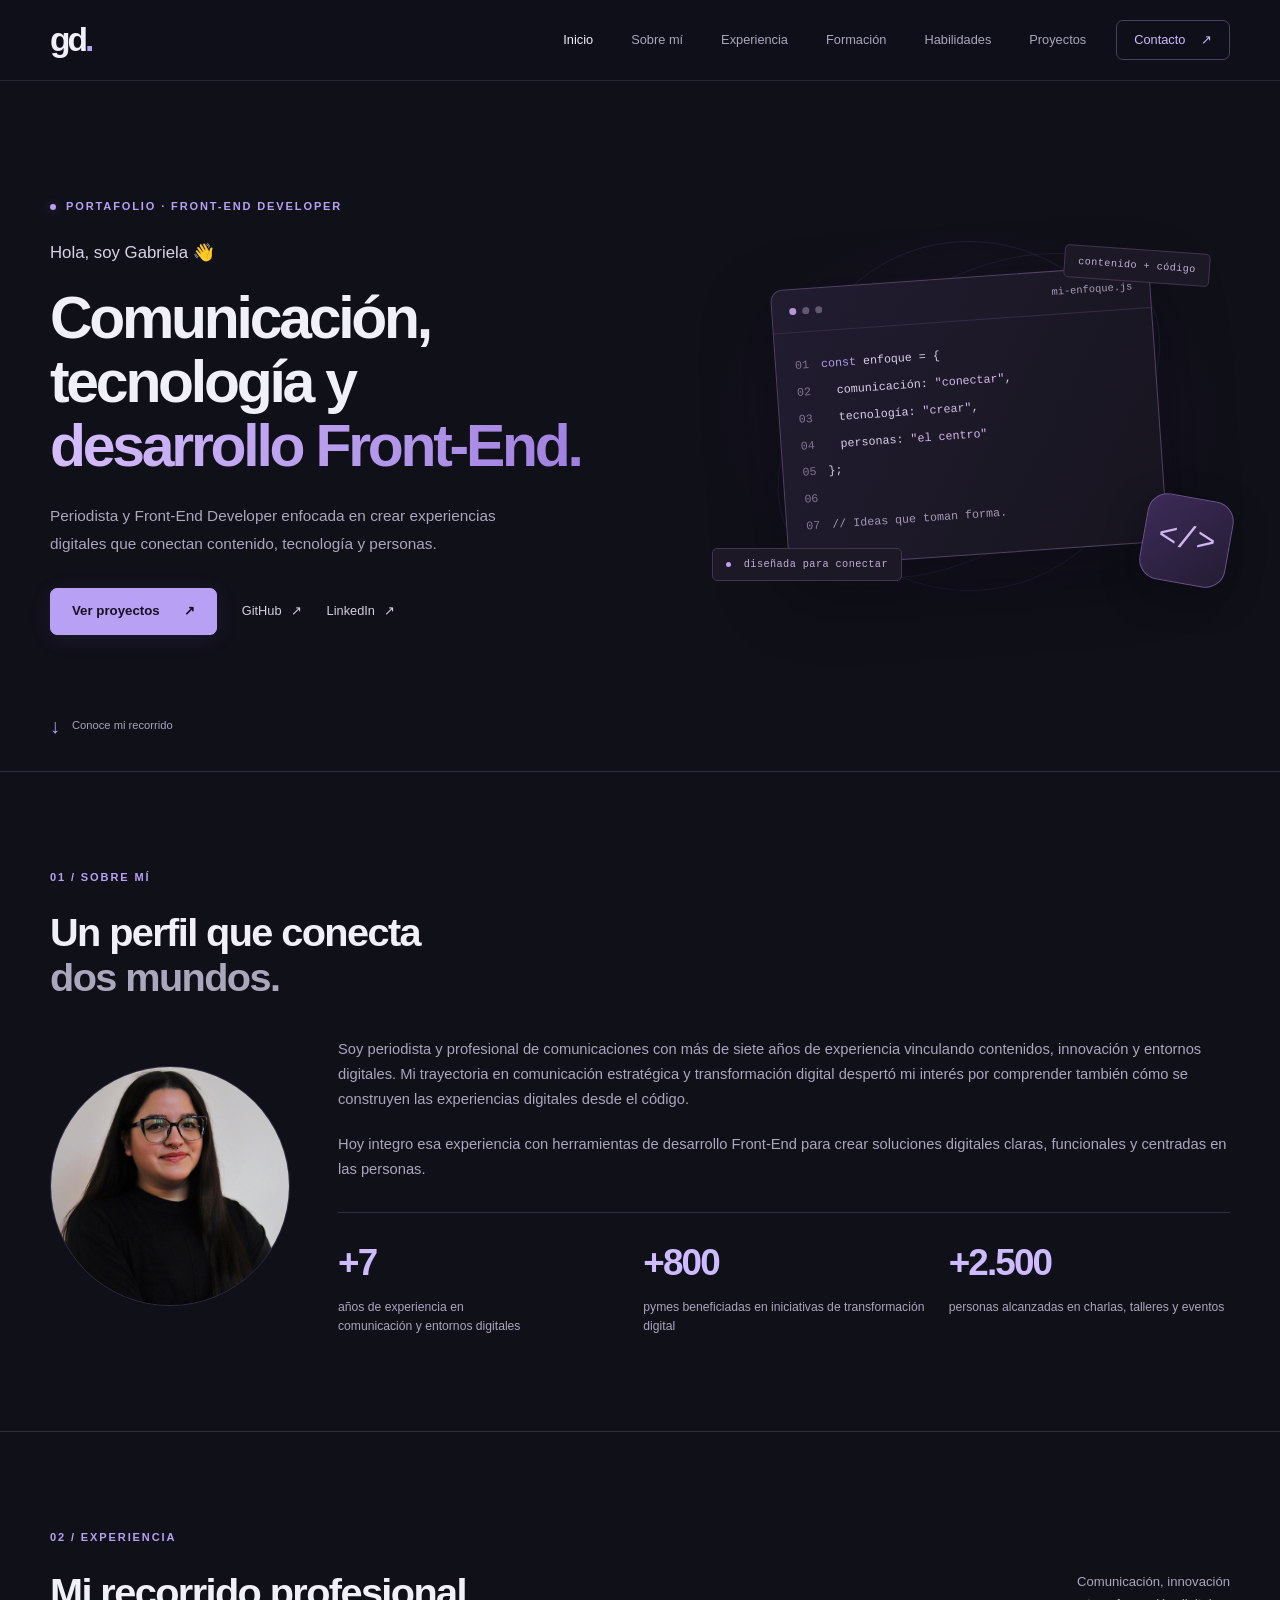
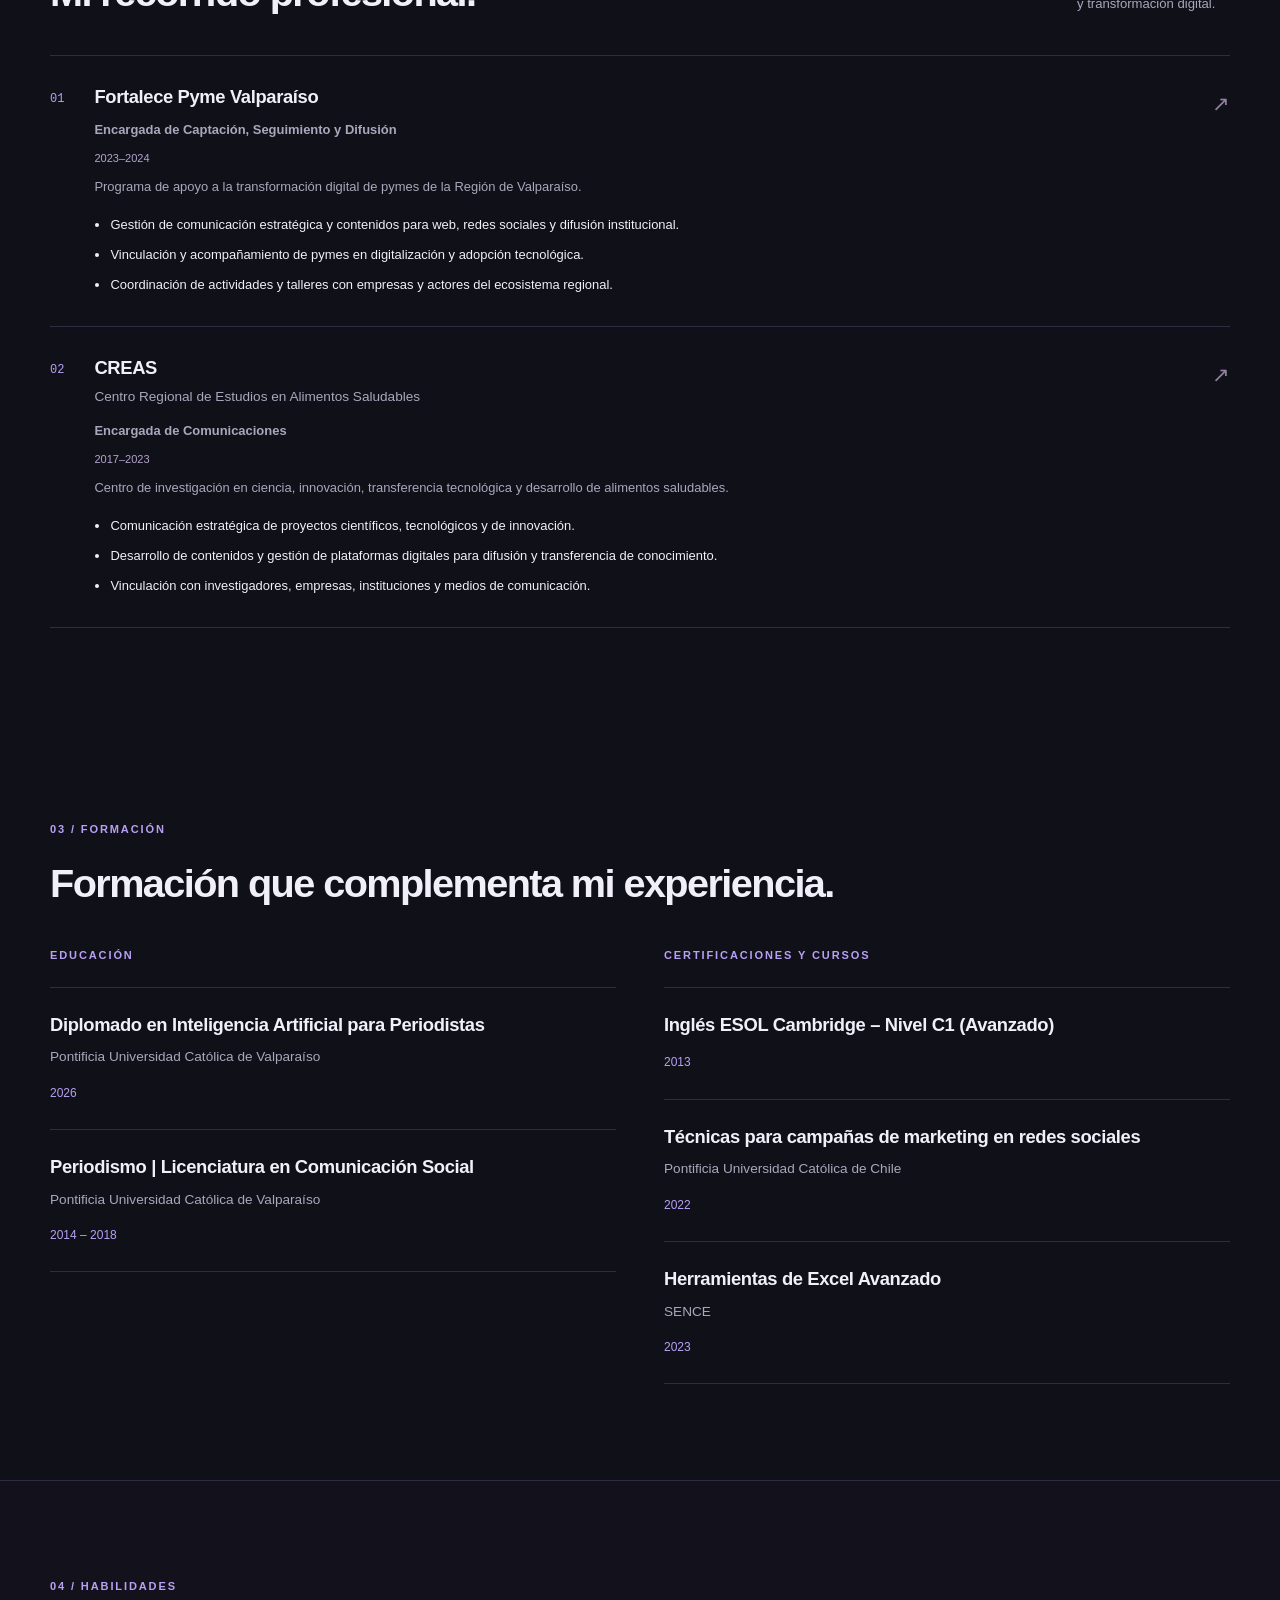
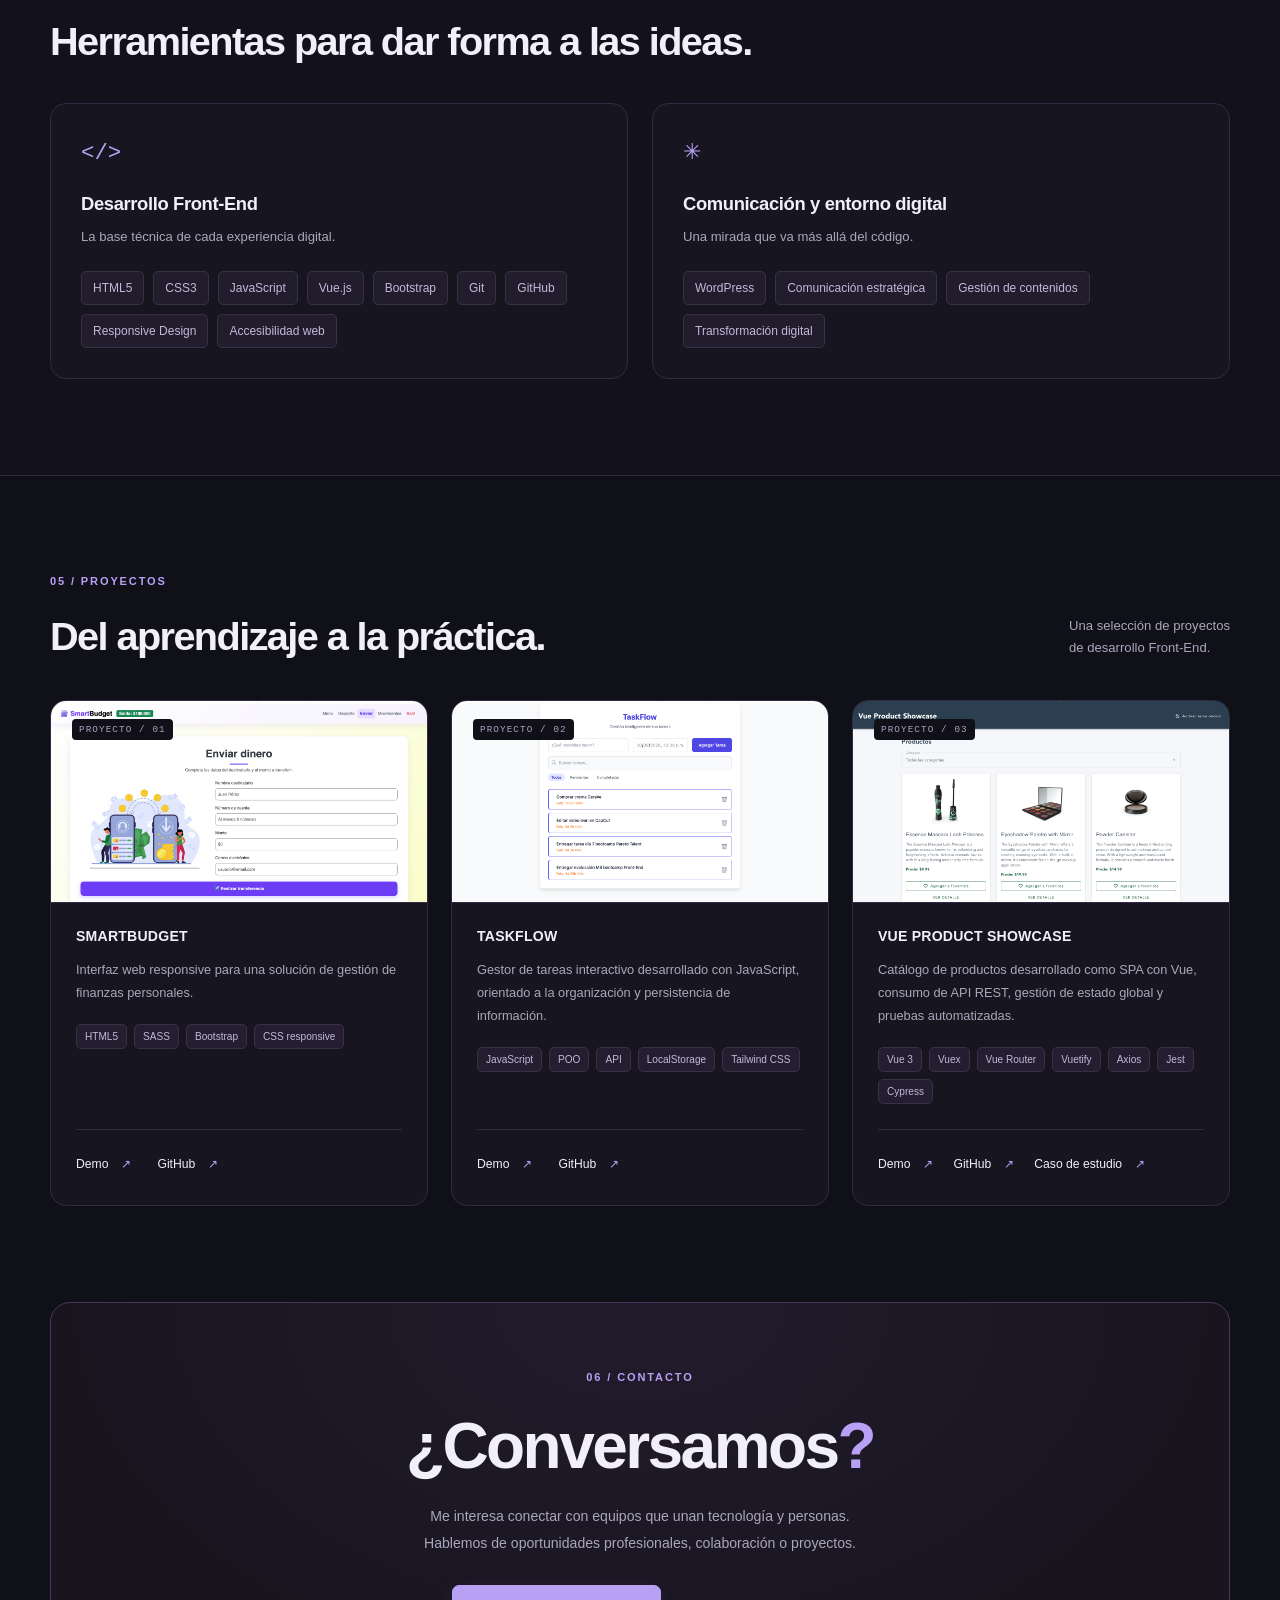
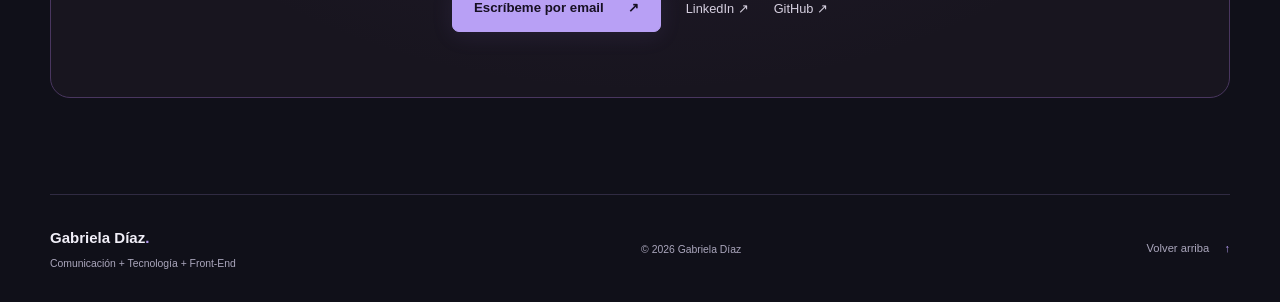
<file: index.html>
<!doctype html>
<html lang="es">
<head>
  <meta charset="utf-8">
  <meta name="viewport" content="width=device-width, initial-scale=1">
  <meta name="description" content="Portafolio de Gabriela Díaz, periodista y Front-End Developer. Comunicación estratégica, tecnología y experiencias digitales centradas en las personas.">
  <meta name="theme-color" content="#101019">
  <title>Gabriela Díaz · Front-End Developer</title>
  <link href="https://cdn.jsdelivr.net/npm/bootstrap@5.3.3/dist/css/bootstrap.min.css" rel="stylesheet" integrity="sha384-QWTKZyjpPEjISv5WaRU9OFeRpok6YctnYmDr5pNlyT2bRjXh0JMhjY6hW+ALEwIH" crossorigin="anonymous">
  <link rel="stylesheet" href="css/styles.css">
  <script src="js/main.js" defer></script>
</head>
<body>
  <a class="skip-link" href="#contenido">Saltar al contenido</a>
  <header class="site-header">
    <nav class="navbar navbar-expand-lg container" aria-label="Navegación principal">
      <a class="navbar-brand brand" href="#inicio" aria-label="Gabriela Díaz, inicio">gd<span>.</span></a>
      <button class="navbar-toggler" type="button" aria-controls="menu-principal" aria-expanded="false" aria-label="Abrir menú"><span class="menu-icon" aria-hidden="true"></span></button>
      <div class="collapse navbar-collapse" id="menu-principal">
        <ul class="navbar-nav ms-auto">
          <li class="nav-item"><a class="nav-link" href="#inicio" aria-current="location">Inicio</a></li>
          <li class="nav-item"><a class="nav-link" href="#sobre-mi">Sobre mí</a></li>
          <li class="nav-item"><a class="nav-link" href="#experiencia">Experiencia</a></li>
          <li class="nav-item"><a class="nav-link" href="#formacion">Formación</a></li>
          <li class="nav-item"><a class="nav-link" href="#habilidades">Habilidades</a></li>
          <li class="nav-item"><a class="nav-link" href="#proyectos">Proyectos</a></li>
          <li class="nav-item"><a class="nav-link contact-nav" href="#contacto">Contacto <span aria-hidden="true">↗</span></a></li>
        </ul>
      </div>
    </nav>
  </header>
  <main id="contenido" tabindex="-1">
    <section id="inicio" class="hero section container" aria-labelledby="hero-title">
      <div class="hero-copy">
        <p class="eyebrow"><span class="status-dot" aria-hidden="true"></span> PORTAFOLIO · FRONT-END DEVELOPER</p>
        <p class="intro">Hola, soy Gabriela <span aria-hidden="true">👋</span></p>
        <h1 id="hero-title">Comunicación,<br>tecnología y<br><span class="gradient-text">desarrollo<br class="mobile-break"> Front-End.</span></h1>
        <p class="hero-description">Periodista y Front-End Developer enfocada en crear experiencias digitales que conectan contenido, tecnología y personas.</p>
        <div class="hero-actions">
          <a class="button button-primary" href="#proyectos">Ver proyectos <span aria-hidden="true">↗</span></a>
          <!-- TODO: reemplazar # por las URLs reales de GitHub y LinkedIn. -->
          <a class="text-link" href="#" data-pending aria-label="GitHub (enlace pendiente)">GitHub <span aria-hidden="true">↗</span></a>
          <a class="text-link" href="#" data-pending aria-label="LinkedIn (enlace pendiente)">LinkedIn <span aria-hidden="true">↗</span></a>
        </div>
      </div>
      <div class="hero-art" aria-hidden="true">
        <div class="orbit orbit-one"></div><div class="orbit orbit-two"></div>
        <div class="art-label label-top">contenido + código</div>
        <div class="code-window">
          <div class="window-bar"><span></span><span></span><span></span><small>mi-enfoque.js</small></div>
          <div class="code-body"><span class="line-number">01</span><code><b>const</b> enfoque = {</code><span class="line-number">02</span><code>  comunicación: <em>"conectar"</em>,</code><span class="line-number">03</span><code>  tecnología: <em>"crear"</em>,</code><span class="line-number">04</span><code>  personas: <em>"el centro"</em></code><span class="line-number">05</span><code>};</code><span class="line-number">06</span><code></code><span class="line-number">07</span><code><i>// Ideas que toman forma.</i></code></div>
        </div>
        <div class="code-symbol">&lt;/&gt;</div><div class="art-label label-bottom"><span></span> diseñada para conectar</div>
      </div>
      <a class="scroll-hint" href="#sobre-mi"><span aria-hidden="true">↓</span> Conoce mi recorrido</a>
    </section>
    <section id="sobre-mi" class="section section-bordered" aria-labelledby="about-title">
      <div class="container about-grid about-profile">
        <div class="about-profile-heading"><p class="eyebrow">01 / SOBRE MÍ</p><h2 id="about-title">Un perfil que conecta<br><span class="muted-heading">dos mundos.</span></h2></div>
        <img class="about-portrait" src="assets/img/gabriela-diaz.jpg" width="1207" height="1207" alt="Retrato profesional de Gabriela Díaz" loading="lazy" decoding="async">
        <div class="about-copy"><p>Soy periodista y profesional de comunicaciones con más de siete años de experiencia vinculando contenidos, innovación y entornos digitales. Mi trayectoria en comunicación estratégica y transformación digital despertó mi interés por comprender también cómo se construyen las experiencias digitales desde el código.</p><p>Hoy integro esa experiencia con herramientas de desarrollo Front-End para crear soluciones digitales claras, funcionales y centradas en las personas.</p><div class="about-note about-metrics">
          <div class="about-metric"><span class="note-number">+7</span><span>años de experiencia en<br>comunicación y entornos digitales</span></div>
          <div class="about-metric"><span class="note-number">+800</span><span>pymes beneficiadas en iniciativas de transformación digital</span></div>
          <div class="about-metric"><span class="note-number">+2.500</span><span>personas alcanzadas en charlas, talleres y eventos</span></div>
        </div></div>
      </div>
    </section>
    <section id="experiencia" class="section container" aria-labelledby="experience-title">
      <div class="section-heading"><div><p class="eyebrow">02 / EXPERIENCIA</p><h2 id="experience-title">Mi recorrido profesional.</h2></div><p>Comunicación, innovación<br>y transformación digital.</p></div>
      <div class="experience-list">
        <article class="experience-card">
          <span class="experience-index" aria-hidden="true">01</span>
          <div>
            <h3>Fortalece Pyme Valparaíso</h3>
            <p class="experience-detail mb-2"><strong>Encargada de Captación, Seguimiento y Difusión</strong></p>
            <p class="pending-label">2023–2024</p>
            <p class="experience-detail">Programa de apoyo a la transformación digital de pymes de la Región de Valparaíso.</p>
            <ul class="experience-detail mt-3 ps-3">
              <li class="mb-2">Gestión de comunicación estratégica y contenidos para web, redes sociales y difusión institucional.</li>
              <li class="mb-2">Vinculación y acompañamiento de pymes en digitalización y adopción tecnológica.</li>
              <li>Coordinación de actividades y talleres con empresas y actores del ecosistema regional.</li>
            </ul>
          </div>
          <span class="experience-arrow" aria-hidden="true">↗</span>
        </article>
        <article class="experience-card">
          <span class="experience-index" aria-hidden="true">02</span>
          <div>
            <h3>CREAS <span class="organization-detail">Centro Regional de Estudios en Alimentos Saludables</span></h3>
            <p class="experience-detail mb-2"><strong>Encargada de Comunicaciones</strong></p>
            <p class="pending-label">2017–2023</p>
            <p class="experience-detail">Centro de investigación en ciencia, innovación, transferencia tecnológica y desarrollo de alimentos saludables.</p>
            <ul class="experience-detail mt-3 ps-3">
              <li class="mb-2">Comunicación estratégica de proyectos científicos, tecnológicos y de innovación.</li>
              <li class="mb-2">Desarrollo de contenidos y gestión de plataformas digitales para difusión y transferencia de conocimiento.</li>
              <li>Vinculación con investigadores, empresas, instituciones y medios de comunicación.</li>
            </ul>
          </div>
          <span class="experience-arrow" aria-hidden="true">↗</span>
        </article>
      </div>
    </section>
    <section id="formacion" class="section container" aria-labelledby="education-title">
      <p class="eyebrow">03 / FORMACIÓN</p>
      <h2 id="education-title">Formación que complementa mi experiencia.</h2>
      <div class="education-grid">
        <div class="education-group" role="group" aria-labelledby="education-group-title">
          <h3 id="education-group-title" class="eyebrow">EDUCACIÓN</h3>
          <ul class="education-list">
            <li class="education-item">
              <h4>Diplomado en Inteligencia Artificial para Periodistas</h4>
              <p>Pontificia Universidad Católica de Valparaíso</p>
              <span class="education-year"><time datetime="2026">2026</time></span>
            </li>
            <li class="education-item">
              <h4>Periodismo | Licenciatura en Comunicación Social</h4>
              <p>Pontificia Universidad Católica de Valparaíso</p>
              <span class="education-year"><time datetime="2014">2014</time> – <time datetime="2018">2018</time></span>
            </li>
          </ul>
        </div>
        <div class="education-group" role="group" aria-labelledby="certifications-title">
          <h3 id="certifications-title" class="eyebrow">CERTIFICACIONES Y CURSOS</h3>
          <ul class="education-list">
            <li class="education-item">
              <h4>Inglés ESOL Cambridge – Nivel C1 (Avanzado)</h4>
              <span class="education-year"><time datetime="2013">2013</time></span>
            </li>
            <li class="education-item">
              <h4>Técnicas para campañas de marketing en redes sociales</h4>
              <p>Pontificia Universidad Católica de Chile</p>
              <span class="education-year"><time datetime="2022">2022</time></span>
            </li>
            <li class="education-item">
              <h4>Herramientas de Excel Avanzado</h4>
              <p>SENCE</p>
              <span class="education-year"><time datetime="2023">2023</time></span>
            </li>
          </ul>
        </div>
      </div>
    </section>
    <section id="habilidades" class="section section-bordered skills-section" aria-labelledby="skills-title">
      <div class="container"><p class="eyebrow">04 / HABILIDADES</p><h2 id="skills-title">Herramientas para dar forma a las ideas.</h2>
        <div class="skills-grid"><article class="skill-panel"><span class="panel-icon" aria-hidden="true">&lt;/&gt;</span><h3>Desarrollo Front-End</h3><p>La base técnica de cada experiencia digital.</p><ul class="tags skill-tags"><li>HTML5</li><li>CSS3</li><li>JavaScript</li><li>Vue.js</li><li>Bootstrap</li><li>Git</li><li>GitHub</li><li>Responsive Design</li><li>Accesibilidad web</li></ul></article><article class="skill-panel"><span class="panel-icon" aria-hidden="true">✳</span><h3>Comunicación y entorno digital</h3><p>Una mirada que va más allá del código.</p><ul class="tags skill-tags"><li>WordPress</li><li>Comunicación estratégica</li><li>Gestión de contenidos</li><li>Transformación digital</li></ul></article></div>
      </div>
    </section>
    <section id="proyectos" class="section container" aria-labelledby="projects-title">
      <div class="section-heading"><div><p class="eyebrow">05 / PROYECTOS</p><h2 id="projects-title">Del aprendizaje a la práctica.</h2></div><p>Una selección de proyectos<br>de desarrollo Front-End.</p></div>
      <div class="projects-grid">
        <article class="project-card"><div class="project-preview"><img data-lightbox src="assets/img/smartbudget.png" alt="Interfaz de SmartBudget para envío de dinero y gestión de finanzas personales" width="2880" height="1800" loading="lazy" decoding="async"><span class="project-number">PROYECTO / 01</span></div><div class="project-body"><h3>SMARTBUDGET</h3><p>Interfaz web responsive para una solución de gestión de finanzas personales.</p><ul class="tags"><li>HTML5</li><li>SASS</li><li>Bootstrap</li><li>CSS responsive</li></ul><div class="project-links"><a href="https://gdiazcontreras.github.io/smartbudget-landing/" target="_blank" rel="noopener noreferrer" aria-label="Demo de SmartBudget (abre en una nueva pestaña)">Demo <span aria-hidden="true">↗</span></a><a href="https://github.com/gdiazcontreras/smartbudget-landing" target="_blank" rel="noopener noreferrer" aria-label="Repositorio de SmartBudget en GitHub (abre en una nueva pestaña)">GitHub <span aria-hidden="true">↗</span></a></div></div></article>
        <article class="project-card"><div class="project-preview"><img data-lightbox src="assets/img/taskflow.png" alt="Interfaz de TaskFlow con gestor y listado de tareas" width="2880" height="1800" loading="lazy" decoding="async"><span class="project-number">PROYECTO / 02</span></div><div class="project-body"><h3>TASKFLOW</h3><p>Gestor de tareas interactivo desarrollado con JavaScript, orientado a la organización y persistencia de información.</p><ul class="tags"><li>JavaScript</li><li>POO</li><li>API</li><li>LocalStorage</li><li>Tailwind CSS</li></ul><div class="project-links"><a href="https://gdiazcontreras.github.io/evaluacion-m5/" target="_blank" rel="noopener noreferrer" aria-label="Demo de TaskFlow (abre en una nueva pestaña)">Demo <span aria-hidden="true">↗</span></a><a href="https://github.com/gdiazcontreras/evaluacion-m5" target="_blank" rel="noopener noreferrer" aria-label="Repositorio de TaskFlow en GitHub (abre en una nueva pestaña)">GitHub <span aria-hidden="true">↗</span></a></div></div></article>
        <article class="project-card"><div class="project-preview"><img data-lightbox src="assets/img/vue-product-showcase.png" alt="Catálogo de productos desarrollado con Vue con filtros y gestión de favoritos" width="2880" height="1800" loading="lazy" decoding="async"><span class="project-number">PROYECTO / 03</span></div><div class="project-body"><h3>VUE PRODUCT SHOWCASE</h3><p>Catálogo de productos desarrollado como SPA con Vue, consumo de API REST, gestión de estado global y pruebas automatizadas.</p><ul class="tags"><li>Vue 3</li><li>Vuex</li><li>Vue Router</li><li>Vuetify</li><li>Axios</li><li>Jest</li><li>Cypress</li></ul><div class="project-links project-links-study"><a href="https://gdiazcontreras.github.io/evaluacion-m7/" target="_blank" rel="noopener noreferrer" aria-label="Demo de Vue Product Showcase (abre en una nueva pestaña)">Demo <span aria-hidden="true">↗</span></a><a href="https://github.com/gdiazcontreras/evaluacion-m7" target="_blank" rel="noopener noreferrer" aria-label="Repositorio de Vue Product Showcase en GitHub (abre en una nueva pestaña)">GitHub <span aria-hidden="true">↗</span></a><a href="case-study-vue.html" aria-label="Ver caso de estudio de Vue Product Showcase">Caso de estudio <span aria-hidden="true">↗</span></a></div></div></article>
      </div>
    </section>
    <section id="contacto" class="section container" aria-labelledby="contact-title"><div class="contact-panel"><p class="eyebrow">06 / CONTACTO</p><h2 id="contact-title">¿Conversamos<span>?</span></h2><p>Me interesa conectar con equipos que unan tecnología y personas.<br>Hablemos de oportunidades profesionales, colaboración o proyectos.</p><div class="contact-actions"><a class="button button-primary" href="mailto:g.diazcontreras@outlook.com" aria-label="Enviar email a Gabriela Díaz: g.diazcontreras@outlook.com">Escríbeme por email <span aria-hidden="true">↗</span></a><a class="text-link" href="https://www.linkedin.com/in/gabriela-diaz-contreras" target="_blank" rel="noopener noreferrer" aria-label="Perfil de Gabriela Díaz en LinkedIn (abre en una nueva pestaña)">LinkedIn ↗</a><a class="text-link" href="https://github.com/gdiazcontreras" target="_blank" rel="noopener noreferrer" aria-label="Perfil de Gabriela Díaz en GitHub (abre en una nueva pestaña)">GitHub ↗</a></div></div></section>
  </main>
  <footer class="site-footer container"><div><a class="footer-name" href="#inicio">Gabriela Díaz<span>.</span></a><p>Comunicación + Tecnología + Front-End</p></div><p>© <span id="year">2026</span> Gabriela Díaz</p><a class="back-top" href="#inicio">Volver arriba <span aria-hidden="true">↑</span></a></footer>
  <div class="link-notice" role="status" aria-live="polite" aria-atomic="true"></div>
</body>
</html>
</file>
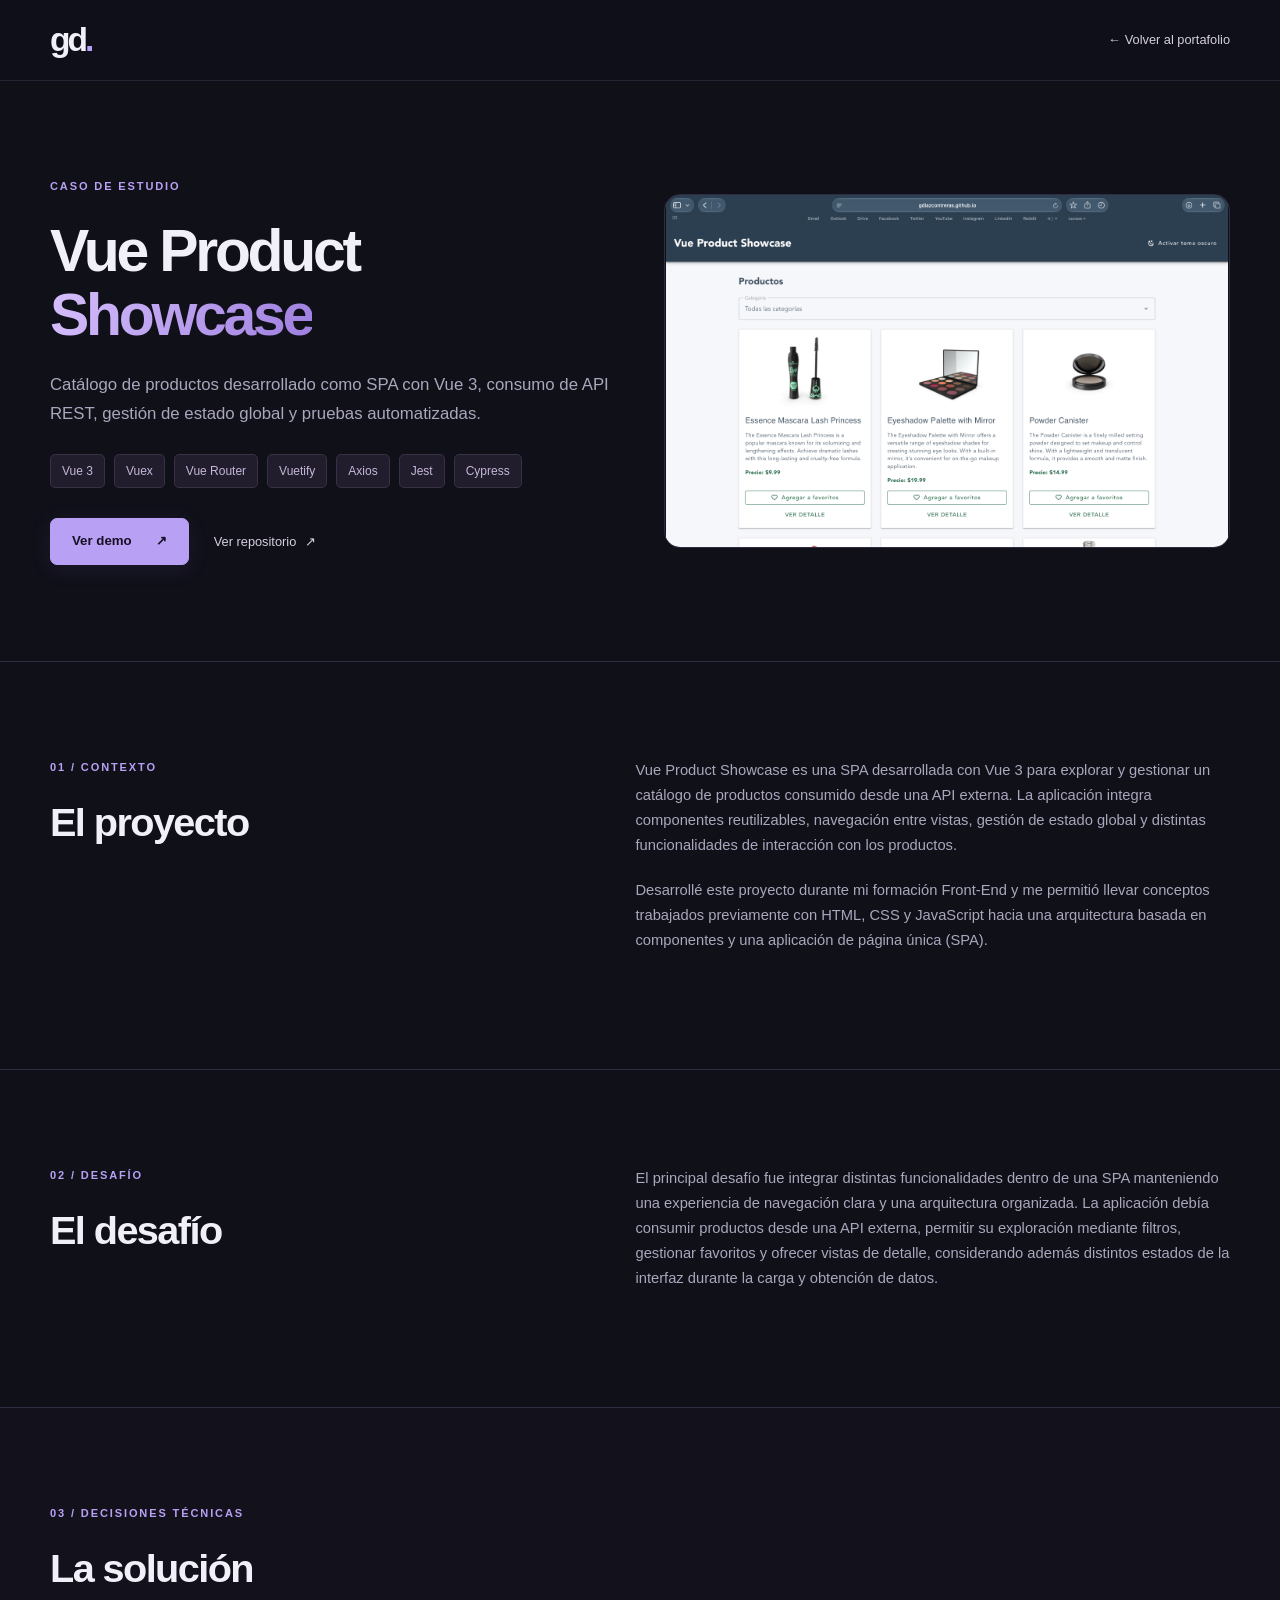
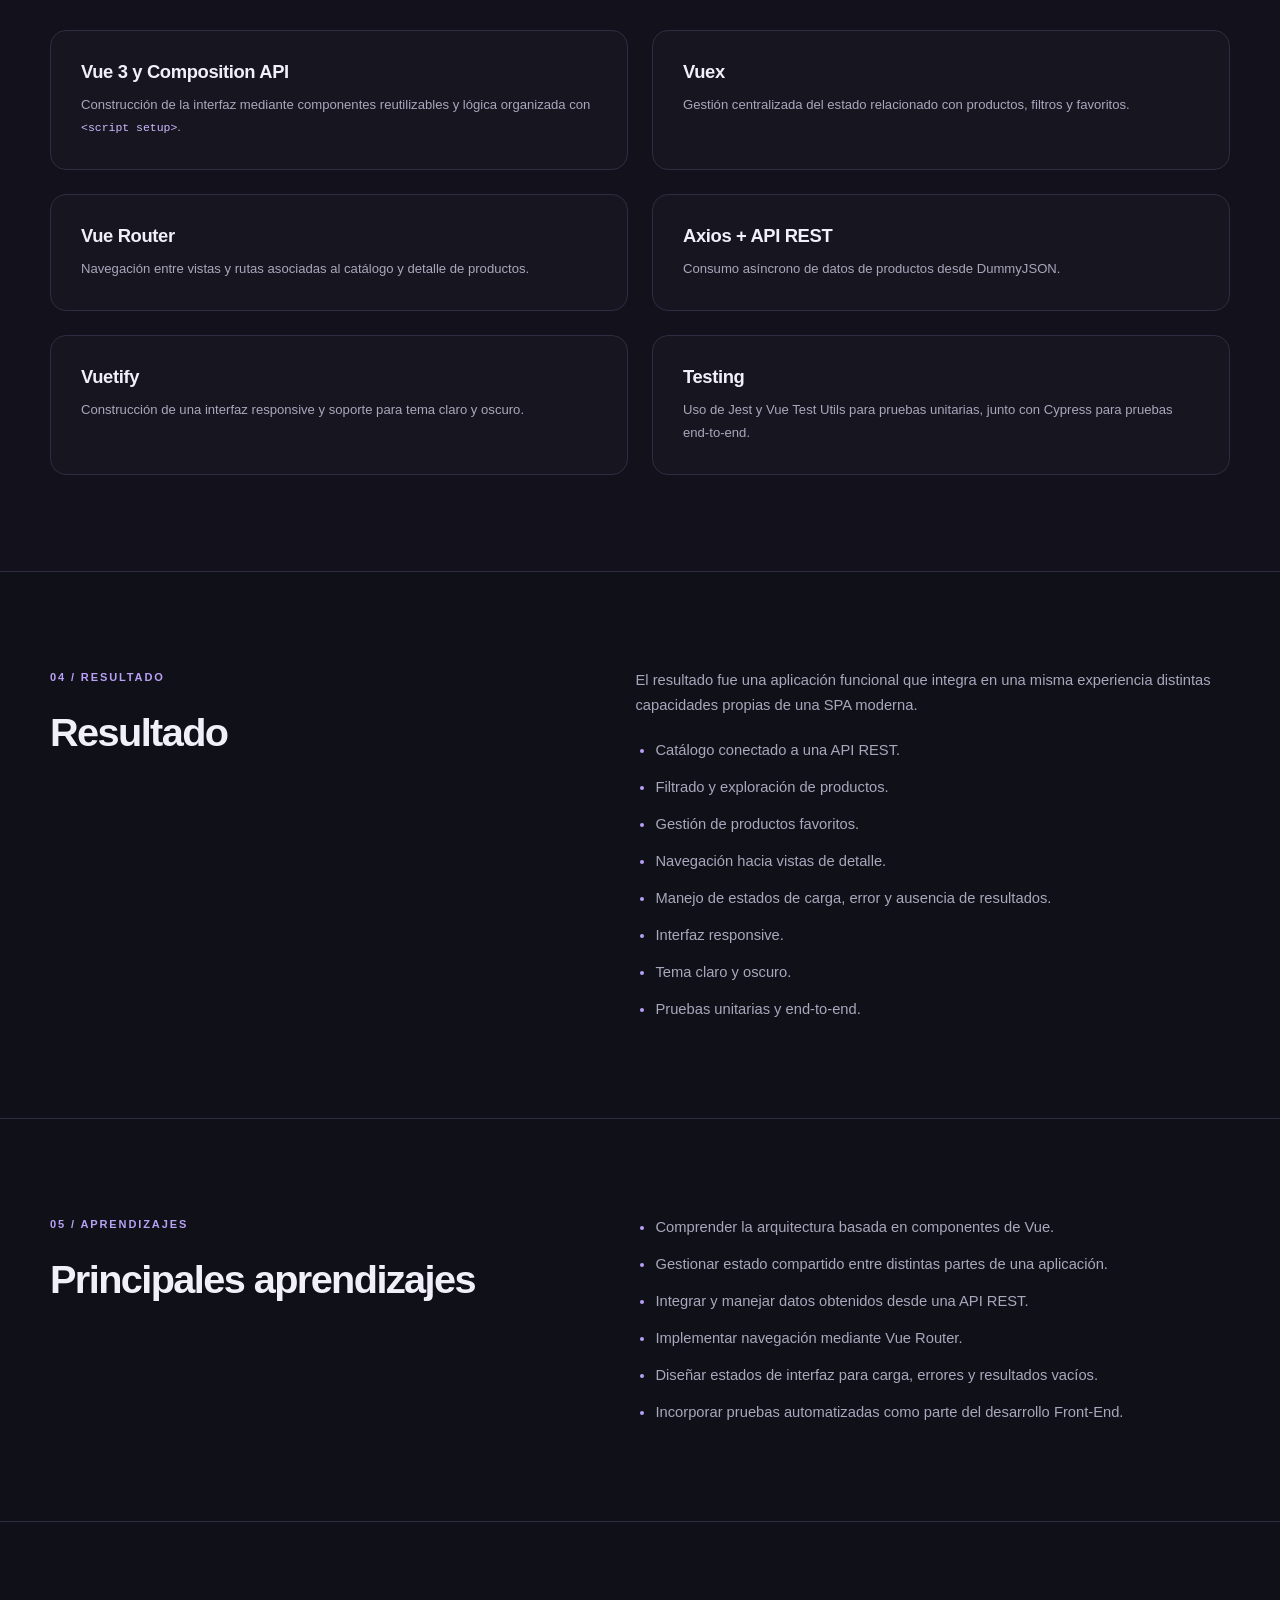
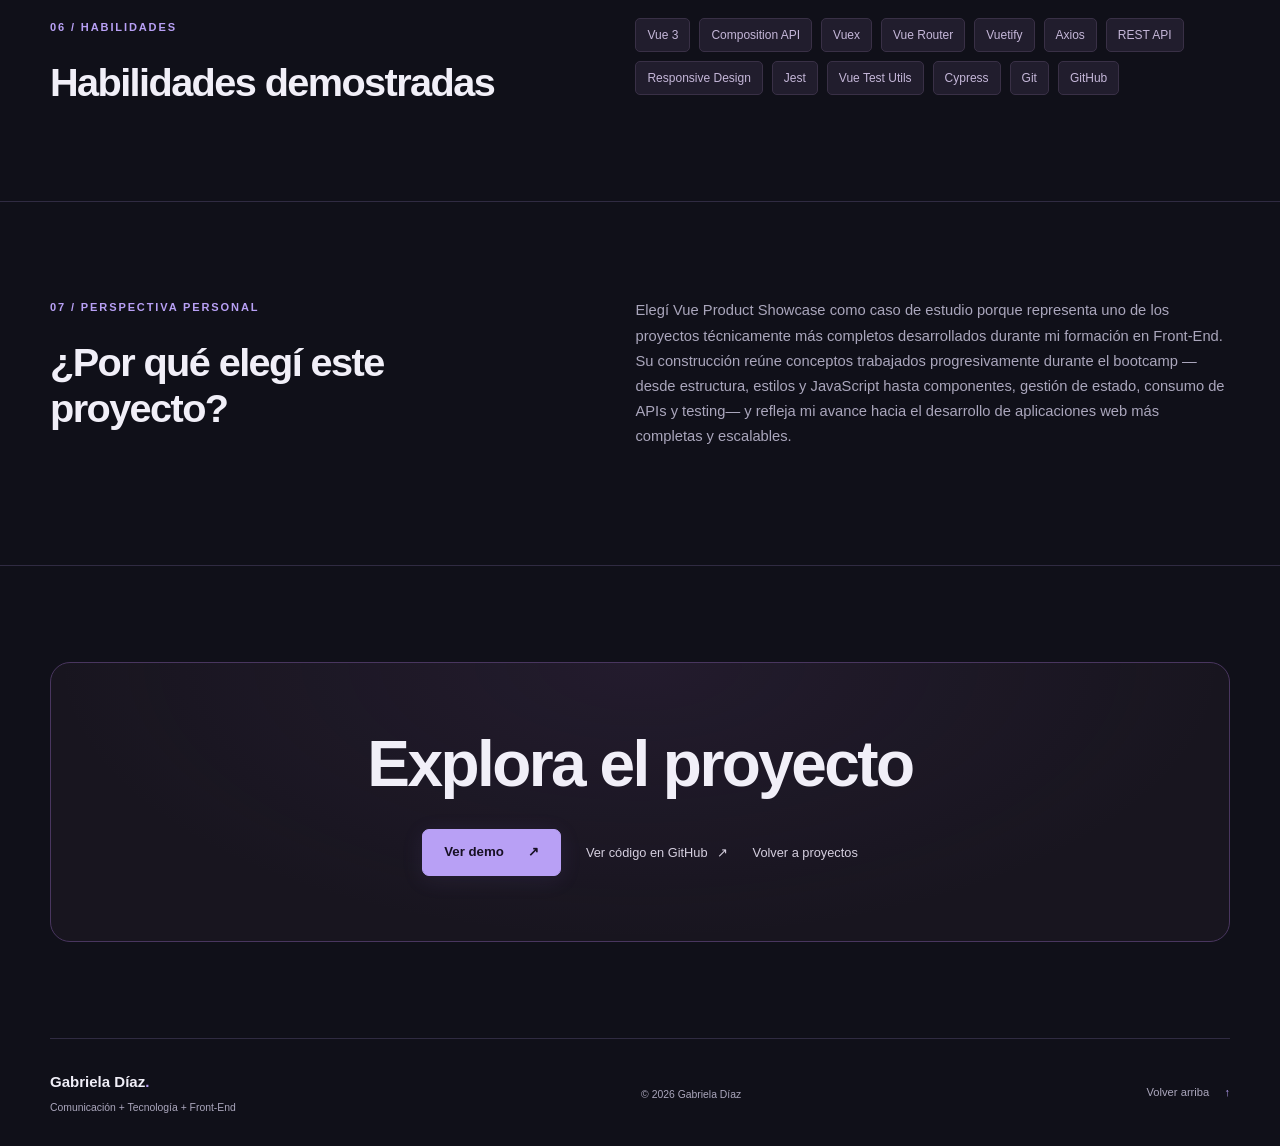
<file: case-study-vue.html>
<!doctype html>
<html lang="es">
<head>
  <meta charset="utf-8">
  <meta name="viewport" content="width=device-width, initial-scale=1">
  <meta name="description" content="Caso de estudio de Vue Product Showcase por Gabriela Díaz: arquitectura de componentes, API REST, gestión de estado y pruebas automatizadas.">
  <meta name="theme-color" content="#101019">
  <title>Vue Product Showcase · Caso de estudio · Gabriela Díaz</title>
  <link href="https://cdn.jsdelivr.net/npm/bootstrap@5.3.3/dist/css/bootstrap.min.css" rel="stylesheet" integrity="sha384-QWTKZyjpPEjISv5WaRU9OFeRpok6YctnYmDr5pNlyT2bRjXh0JMhjY6hW+ALEwIH" crossorigin="anonymous">
  <link rel="stylesheet" href="css/styles.css">
  <script src="js/main.js" defer></script>
</head>
<body class="study-page">
  <a class="skip-link" href="#contenido">Saltar al contenido</a>
  <header class="site-header">
    <nav class="navbar container" aria-label="Navegación del caso de estudio">
      <a class="navbar-brand brand" href="index.html" aria-label="Gabriela Díaz, inicio">gd<span>.</span></a>
      <a class="text-link" href="index.html#proyectos">← Volver al portafolio</a>
    </nav>
  </header>
  <main id="contenido" tabindex="-1">
    <section class="section container study-intro" aria-labelledby="study-title">
      <div class="study-intro-copy">
        <p class="eyebrow">CASO DE ESTUDIO</p>
        <h1 id="study-title">Vue Product <span class="gradient-text">Showcase</span></h1>
        <p class="study-lead">Catálogo de productos desarrollado como SPA con Vue 3, consumo de API REST, gestión de estado global y pruebas automatizadas.</p>
        <ul class="tags skill-tags" aria-label="Tecnologías principales">
          <li>Vue 3</li><li>Vuex</li><li>Vue Router</li><li>Vuetify</li><li>Axios</li><li>Jest</li><li>Cypress</li>
        </ul>
        <div class="hero-actions">
          <a class="button button-primary" href="https://gdiazcontreras.github.io/evaluacion-m7/" target="_blank" rel="noopener noreferrer" aria-label="Ver demo de Vue Product Showcase (abre en una nueva pestaña)">Ver demo <span aria-hidden="true">↗</span></a>
          <a class="text-link" href="https://github.com/gdiazcontreras/evaluacion-m7" target="_blank" rel="noopener noreferrer" aria-label="Ver repositorio de Vue Product Showcase (abre en una nueva pestaña)">Ver repositorio <span aria-hidden="true">↗</span></a>
        </div>
      </div>
      <img data-lightbox class="study-intro-image" src="assets/img/vue-product-showcase.png" width="2880" height="1800" alt="Catálogo de productos de Vue Product Showcase con filtros, favoritos y tarjetas de productos" decoding="async">
    </section>

    <section class="section section-bordered" aria-labelledby="context-title">
      <div class="container about-grid">
        <div><p class="eyebrow">01 / CONTEXTO</p><h2 id="context-title">El proyecto</h2></div>
        <div class="about-copy">
          <p>Vue Product Showcase es una SPA desarrollada con Vue 3 para explorar y gestionar un catálogo de productos consumido desde una API externa. La aplicación integra componentes reutilizables, navegación entre vistas, gestión de estado global y distintas funcionalidades de interacción con los productos.</p>
          <p>Desarrollé este proyecto durante mi formación Front-End y me permitió llevar conceptos trabajados previamente con HTML, CSS y JavaScript hacia una arquitectura basada en componentes y una aplicación de página única (SPA).</p>
        </div>
      </div>
    </section>

    <section class="section container about-grid" aria-labelledby="challenge-title">
      <div><p class="eyebrow">02 / DESAFÍO</p><h2 id="challenge-title">El desafío</h2></div>
      <div class="about-copy"><p>El principal desafío fue integrar distintas funcionalidades dentro de una SPA manteniendo una experiencia de navegación clara y una arquitectura organizada. La aplicación debía consumir productos desde una API externa, permitir su exploración mediante filtros, gestionar favoritos y ofrecer vistas de detalle, considerando además distintos estados de la interfaz durante la carga y obtención de datos.</p></div>
    </section>

    <section class="section section-bordered skills-section" aria-labelledby="solution-title">
      <div class="container">
        <p class="eyebrow">03 / DECISIONES TÉCNICAS</p><h2 id="solution-title">La solución</h2>
        <div class="skills-grid">
          <article class="skill-panel"><h3>Vue 3 y Composition API</h3><p>Construcción de la interfaz mediante componentes reutilizables y lógica organizada con <code>&lt;script setup&gt;</code>.</p></article>
          <article class="skill-panel"><h3>Vuex</h3><p>Gestión centralizada del estado relacionado con productos, filtros y favoritos.</p></article>
          <article class="skill-panel"><h3>Vue Router</h3><p>Navegación entre vistas y rutas asociadas al catálogo y detalle de productos.</p></article>
          <article class="skill-panel"><h3>Axios + API REST</h3><p>Consumo asíncrono de datos de productos desde DummyJSON.</p></article>
          <article class="skill-panel"><h3>Vuetify</h3><p>Construcción de una interfaz responsive y soporte para tema claro y oscuro.</p></article>
          <article class="skill-panel"><h3>Testing</h3><p>Uso de Jest y Vue Test Utils para pruebas unitarias, junto con Cypress para pruebas end-to-end.</p></article>
        </div>
      </div>
    </section>

    <section class="section container about-grid" aria-labelledby="result-title">
      <div><p class="eyebrow">04 / RESULTADO</p><h2 id="result-title">Resultado</h2></div>
      <div class="about-copy">
        <p>El resultado fue una aplicación funcional que integra en una misma experiencia distintas capacidades propias de una SPA moderna.</p>
        <ul class="study-list">
          <li>Catálogo conectado a una API REST.</li>
          <li>Filtrado y exploración de productos.</li>
          <li>Gestión de productos favoritos.</li>
          <li>Navegación hacia vistas de detalle.</li>
          <li>Manejo de estados de carga, error y ausencia de resultados.</li>
          <li>Interfaz responsive.</li>
          <li>Tema claro y oscuro.</li>
          <li>Pruebas unitarias y end-to-end.</li>
        </ul>
      </div>
    </section>

    <section class="section section-bordered" aria-labelledby="learning-title">
      <div class="container about-grid">
        <div><p class="eyebrow">05 / APRENDIZAJES</p><h2 id="learning-title">Principales aprendizajes</h2></div>
        <ul class="study-list">
          <li>Comprender la arquitectura basada en componentes de Vue.</li>
          <li>Gestionar estado compartido entre distintas partes de una aplicación.</li>
          <li>Integrar y manejar datos obtenidos desde una API REST.</li>
          <li>Implementar navegación mediante Vue Router.</li>
          <li>Diseñar estados de interfaz para carga, errores y resultados vacíos.</li>
          <li>Incorporar pruebas automatizadas como parte del desarrollo Front-End.</li>
        </ul>
      </div>
    </section>

    <section class="section container about-grid" aria-labelledby="skills-title">
      <div><p class="eyebrow">06 / HABILIDADES</p><h2 id="skills-title">Habilidades demostradas</h2></div>
      <ul class="tags skill-tags study-tags">
        <li>Vue 3</li><li>Composition API</li><li>Vuex</li><li>Vue Router</li><li>Vuetify</li><li>Axios</li><li>REST API</li><li>Responsive Design</li><li>Jest</li><li>Vue Test Utils</li><li>Cypress</li><li>Git</li><li>GitHub</li>
      </ul>
    </section>

    <section class="section section-bordered" aria-labelledby="why-title">
      <div class="container about-grid">
        <div><p class="eyebrow">07 / PERSPECTIVA PERSONAL</p><h2 id="why-title">¿Por qué elegí este proyecto?</h2></div>
        <div class="about-copy"><p>Elegí Vue Product Showcase como caso de estudio porque representa uno de los proyectos técnicamente más completos desarrollados durante mi formación en Front-End. Su construcción reúne conceptos trabajados progresivamente durante el bootcamp —desde estructura, estilos y JavaScript hasta componentes, gestión de estado, consumo de APIs y testing— y refleja mi avance hacia el desarrollo de aplicaciones web más completas y escalables.</p></div>
      </div>
    </section>

    <section class="section container" aria-labelledby="explore-title">
      <div class="contact-panel">
        <h2 id="explore-title">Explora el proyecto</h2>
        <div class="contact-actions">
          <a class="button button-primary" href="https://gdiazcontreras.github.io/evaluacion-m7/" target="_blank" rel="noopener noreferrer" aria-label="Ver demo de Vue Product Showcase (abre en una nueva pestaña)">Ver demo <span aria-hidden="true">↗</span></a>
          <a class="text-link" href="https://github.com/gdiazcontreras/evaluacion-m7" target="_blank" rel="noopener noreferrer" aria-label="Ver código de Vue Product Showcase en GitHub (abre en una nueva pestaña)">Ver código en GitHub <span aria-hidden="true">↗</span></a>
          <a class="text-link" href="index.html#proyectos">Volver a proyectos</a>
        </div>
      </div>
    </section>
  </main>
  <footer class="site-footer container">
    <div><a class="footer-name" href="index.html">Gabriela Díaz<span>.</span></a><p>Comunicación + Tecnología + Front-End</p></div>
    <p>© 2026 Gabriela Díaz</p>
    <a class="back-top" href="#contenido">Volver arriba <span aria-hidden="true">↑</span></a>
  </footer>
</body>
</html>
</file>
<file: css/styles.css>
/* Paleta, espaciado y componentes compartidos. */
:root{color-scheme:dark;--bg:#101019;--surface:#171620;--surface-light:#1d1b29;--text:#f1eff8;--muted:#aaa6bc;--accent:#b8a0f5;--accent-bright:#cdbaff;--border:#302b42;--radius:16px;--header-height:80px}
*{box-sizing:border-box}html{scroll-behavior:smooth;scroll-padding-top:calc(var(--header-height) + 24px)}body{margin:0;background:var(--bg);color:var(--text);font-family:Inter,"Segoe UI",Arial,sans-serif;font-size:16px;line-height:1.7;-webkit-font-smoothing:antialiased}a{color:inherit;text-decoration:none}a,button{touch-action:manipulation}a,button,.project-card{transition:color .2s,background .2s,border-color .2s,transform .2s}a:hover{color:var(--accent-bright)}:focus-visible{outline:3px solid var(--accent-bright);outline-offset:5px;border-radius:4px}::selection{background:#66508c;color:#fff}.container{width:calc(100% - 48px);max-width:1180px;margin-inline:auto;padding-inline:0}.section{padding-block:96px}.section-bordered{border-block:1px solid var(--border)}.eyebrow{font-size:.69rem;font-weight:600;letter-spacing:.17em;color:var(--accent);margin-bottom:23px}h1,h2,h3{line-height:1.15;font-weight:650;letter-spacing:-.04em}h2{font-size:clamp(1.9rem,3.1vw,2.6rem);margin-bottom:0}h3{font-size:1.15rem;letter-spacing:-.02em}p{color:var(--muted)}/* Oculto visualmente, disponible para teclado y fuera del flujo del layout. */
.skip-link{position:fixed;top:12px;left:20px;z-index:100;width:1px;height:1px;padding:0;overflow:hidden;clip-path:inset(50%);white-space:nowrap;background:var(--accent-bright);color:var(--bg);transition:none}
.skip-link:focus-visible{width:auto;height:auto;max-width:calc(100% - 40px);padding:12px 20px;overflow:visible;clip-path:none;white-space:normal;color:var(--bg);outline:3px solid var(--accent-bright);outline-offset:5px;border-radius:4px}
.site-header{position:sticky;top:0;z-index:30;background:rgba(16,16,25,.96);border-bottom:1px solid #262332;backdrop-filter:blur(14px)}.navbar{min-height:var(--header-height);padding-block:12px}.brand{font-size:2.1rem;letter-spacing:-.09em;color:var(--text)!important;font-weight:750;line-height:1}.brand span,.footer-name span{color:var(--accent)}.navbar-nav{gap:22px;align-items:center}.navbar .nav-link{color:var(--muted);font-size:.8rem;padding:8px 0}.navbar .nav-link:hover,.navbar .nav-link[aria-current]{color:var(--text)}.navbar .contact-nav{border:1px solid #4b405f;border-radius:7px;padding:8px 17px!important;color:var(--accent-bright)}.contact-nav span{margin-left:12px}.navbar-toggler{border:1px solid var(--border);padding:12px;color:var(--accent);box-shadow:none!important}.menu-icon{display:block;width:20px;height:14px;border-top:2px solid currentColor;border-bottom:2px solid currentColor;position:relative}.menu-icon:after{content:"";position:absolute;top:5px;left:0;width:20px;border-top:2px solid currentColor}
/* Hero: ilustración abstracta creada únicamente con CSS, sin fotografía. */
.hero{position:relative;display:grid;grid-template-columns:1.2fr 1fr;align-items:center;gap:30px;padding-top:85px;padding-bottom:105px;min-height:690px}.hero .eyebrow{display:flex;align-items:center;gap:10px}.status-dot{width:6px;height:6px;border-radius:50%;background:var(--accent);box-shadow:0 0 10px #b8a0f544}.intro{color:#d8d2e6;font-size:1.05rem;margin:0 0 18px}h1{font-size:clamp(2.6rem,4.6vw,3.9rem);line-height:1.09;margin-bottom:24px;letter-spacing:-.055em}.gradient-text{background:linear-gradient(110deg,#d6bffd,#9e7fdf);background-clip:text;-webkit-background-clip:text;color:transparent}.mobile-break{display:none}.hero-description{font-size:.96rem;max-width:465px;line-height:1.8}.hero-actions,.contact-actions{display:flex;align-items:center;flex-wrap:wrap;gap:25px;margin-top:30px}.button{display:inline-flex;align-items:center;justify-content:center;gap:24px;min-height:47px;padding:10px 21px;border-radius:7px;font-size:.83rem;font-weight:650}.button-primary{background:var(--accent);color:#171023;border:1px solid var(--accent);box-shadow:0 4px 22px #9874e21a}.button-primary:hover{background:#ceb9ff;color:#171023;transform:translateY(-2px)}.text-link{font-size:.8rem;color:#d5cfdf;min-height:44px;display:inline-flex;align-items:center;gap:9px}.hero-art{height:390px;position:relative;display:flex;align-items:center;justify-content:center;background:radial-gradient(ellipse,#71499a22,transparent 69%)}.orbit{position:absolute;width:350px;height:350px;border:1px solid #8e69c320;border-radius:50%;transform:rotate(-28deg)}.orbit-two{width:430px;height:260px;transform:rotate(-35deg)}.code-window{position:relative;z-index:2;width:380px;border:1px solid #514263;border-radius:12px;background:linear-gradient(120deg,#211c30,#17151f);box-shadow:0 25px 70px #06050c66;transform:rotate(-4deg)}.window-bar{height:43px;display:flex;align-items:center;gap:6px;border-bottom:1px solid #352b44;padding:0 17px}.window-bar>span{width:7px;height:7px;background:#665575;border-radius:50%}.window-bar>span:first-child{background:#b695db}.window-bar small{margin-left:auto;font-family:monospace;font-size:.65rem;color:#a69ab6}.code-body{padding:24px 13px 28px;display:grid;grid-template-columns:26px 1fr;gap:7px 6px;font-family:monospace;font-size:.73rem}.line-number{color:#81758f;text-align:center}.code-body code{white-space:pre;color:#d9cee8;font-size:inherit}.code-body b{color:#b499ec;font-weight:400}.code-body em{font-style:normal;color:#d2b9e7}.code-body i{font-style:normal;color:#a397b3}.code-symbol{position:absolute;right:0;bottom:27px;z-index:3;width:87px;height:87px;display:grid;place-items:center;border:1px solid #6b528d;border-radius:20px;background:linear-gradient(135deg,#3c2b58,#241c33);font-family:monospace;font-size:2rem;color:#cfb8ef;transform:rotate(10deg);box-shadow:0 12px 35px #08070d66}.art-label{position:absolute;font-family:monospace;font-size:.64rem;letter-spacing:.04em;color:#c1afd7;border:1px solid #443452;background:#1c1825;padding:7px 13px;border-radius:5px;z-index:3}.label-top{top:28px;right:20px;transform:rotate(4deg)}.label-bottom{bottom:30px;left:5px}.label-bottom span{display:inline-block;width:5px;height:5px;background:var(--accent);border-radius:50%;margin-right:6px}.scroll-hint{position:absolute;bottom:28px;left:0;font-size:.7rem;color:#aaa1b8;display:flex;gap:12px;align-items:center}.scroll-hint span{font-size:1.25rem;color:var(--accent)}
.about-grid{display:grid;grid-template-columns:1fr 1.2fr;gap:90px}.muted-heading{color:var(--muted)}.about-copy p{font-size:.92rem;margin-bottom:20px}.about-note{border-top:1px solid var(--border);margin-top:30px;padding-top:22px;display:flex;align-items:center;gap:20px;color:var(--muted);font-size:.76rem;line-height:1.5}.note-number{color:var(--accent-bright);font-size:2.3rem;letter-spacing:-.05em;font-weight:600}.section-heading{display:flex;align-items:end;justify-content:space-between;gap:30px;margin-bottom:40px}.section-heading>p{font-size:.82rem;margin:0}.experience-list{border-top:1px solid var(--border)}.experience-card{display:flex;gap:30px;padding:30px 0;border-bottom:1px solid var(--border)}.experience-index{font-family:monospace;color:var(--accent);font-size:.75rem;padding-top:3px}.experience-card h3{margin-bottom:12px}.organization-detail{display:block;font-size:.85rem;font-weight:400;letter-spacing:0;color:var(--muted);margin-top:9px;line-height:1.5}.pending-label{font-size:.69rem;color:#b4a4ca;margin-bottom:8px}.experience-detail{font-size:.81rem;margin:0}.experience-arrow{margin-left:auto;color:#92809f;font-size:1.3rem}.skills-section{background:#13121c}.skills-grid{display:grid;grid-template-columns:1fr 1fr;gap:24px;margin-top:38px}.skill-panel{border:1px solid var(--border);border-radius:var(--radius);padding:30px;background:var(--surface)}.panel-icon{font-family:monospace;color:var(--accent);font-size:1.4rem;display:block;margin-bottom:21px}.skill-panel p{font-size:.82rem;margin:12px 0 23px}.tags{display:flex;flex-wrap:wrap;gap:7px;list-style:none;padding:0;margin:0}.tags li{font-size:.63rem;line-height:1.5;border:1px solid #393046;border-radius:5px;padding:4px 8px;color:#c5b7d9;background:#241e30}.skill-tags{gap:9px}.skill-tags li{font-size:.75rem;padding:7px 11px;background:#211d2d}.projects-grid{display:grid;grid-template-columns:repeat(3,minmax(0,1fr));gap:23px}.project-card{border:1px solid var(--border);border-radius:var(--radius);overflow:hidden;background:var(--surface);display:flex;flex-direction:column}.project-card:hover{border-color:#69517f;transform:translateY(-4px)}.project-preview{height:202px;position:relative;overflow:hidden;display:flex;align-items:center;justify-content:center;border-bottom:1px solid var(--border);background:radial-gradient(ellipse at 50% 75%,#55386b30,transparent 70%),#1c1928}.project-preview img{position:absolute;inset:0;display:block;width:100%;height:100%;object-fit:cover;object-position:center center}.project-number{position:absolute;z-index:1;background:var(--bg);padding:3px 7px;border-radius:4px;top:18px;left:21px;font-family:monospace;font-size:.58rem;letter-spacing:.12em;color:#aea1bd}.project-body{padding:25px;flex:1;display:flex;flex-direction:column}.project-body h3{font-size:.88rem;letter-spacing:.015em;margin-bottom:14px}.project-body>p{font-size:.8rem;line-height:1.8;margin-bottom:20px}.project-body .tags{margin-bottom:25px}.project-links{display:flex;gap:26px;padding-top:18px;border-top:1px solid var(--border);margin-top:auto}.project-links a{font-size:.76rem;min-height:32px;display:flex;gap:13px;align-items:center}.project-links span{color:var(--accent)}.case-study{font-size:.67rem;display:flex;align-items:center;justify-content:space-between;gap:8px;margin-top:13px;min-height:32px;color:#bbaaca}.case-study span{font-size:.58rem;border:1px solid var(--border);border-radius:4px;padding:2px 6px;color:var(--muted)}#contacto{padding-top:0}.contact-panel{position:relative;text-align:center;border:1px solid #49365f;border-radius:20px;padding:65px 24px;background:radial-gradient(ellipse at 50% 0,#62408025,transparent 70%),#18151f}.contact-panel h2{font-size:clamp(2.8rem,5vw,4rem);margin-bottom:20px}.contact-panel h2 span{color:var(--accent)}.contact-panel>p:not(.eyebrow){font-size:.88rem;line-height:1.9}.contact-actions{justify-content:center;margin-top:28px}.site-footer{display:flex;justify-content:space-between;align-items:center;gap:28px;border-top:1px solid var(--border);padding-block:29px}.footer-name{font-size:.94rem;font-weight:600}.site-footer p{font-size:.65rem;margin:4px 0 0}.back-top{font-size:.7rem;color:var(--muted)}.back-top span{margin-left:12px;color:var(--accent)}.link-notice{position:fixed;bottom:24px;left:50%;transform:translateX(-50%);z-index:50;width:max-content;max-width:calc(100% - 32px);border-radius:8px;background:#30243f;color:#f0e8fc;box-shadow:0 8px 30px #0005;font-size:.85rem}.link-notice:not(:empty){padding:13px 20px;border:1px solid #755c91}
@media(min-width:1400px){.hero{min-height:745px}}
@media(max-width:1100px){.navbar-nav{gap:16px}.hero-art{transform:scale(.9);transform-origin:center}.hero{grid-template-columns:1.2fr 1fr;gap:0}.about-grid{gap:50px}.project-body{padding:20px}}
@media(max-width:991.98px){.navbar-nav{align-items:stretch;gap:3px;padding:18px 0 8px}.navbar .nav-link{padding:9px 0}.navbar .contact-nav{display:inline-flex;align-items:center;margin-top:5px}.hero{grid-template-columns:1fr;min-height:auto;padding-top:60px}.hero-copy{max-width:620px}h1{font-size:3.8rem}.hero-art{position:absolute;right:0;top:150px;opacity:.2;z-index:-1;width:400px}.hero-description{max-width:470px}.section{padding-block:72px}.hero{padding-bottom:100px}.projects-grid{grid-template-columns:1fr}.project-card{display:grid;grid-template-columns: .8fr 1.2fr}.project-preview{height:100%;min-height:270px;border-bottom:0;border-right:1px solid var(--border)}.project-body{padding:28px}.about-grid{gap:35px}.skills-grid{gap:18px}.skill-panel{padding:25px}.section-heading>p{max-width:220px}.contact-panel{padding:52px 24px}}
@media(max-width:575.98px){:root{--header-height:70px}.container{width:calc(100% - 40px)}.section{padding-block:58px}.hero{padding-top:43px;padding-bottom:80px}.hero .eyebrow{font-size:.55rem;letter-spacing:.12em}.intro{font-size:.92rem}h1{font-size:clamp(2.45rem,9vw,3.3rem)}.mobile-break{display:block}.hero-description{font-size:.87rem}.hero-art{display:none}.hero-actions{gap:21px}.button{font-size:.78rem;padding:10px 17px;gap:18px}.text-link{font-size:.76rem}.scroll-hint{bottom:20px}.about-grid,.skills-grid{grid-template-columns:1fr;gap:28px}.about-copy p{font-size:.87rem}.section-heading{display:block;margin-bottom:28px}.section-heading>p{margin-top:18px;max-width:none}.section-heading>p br{display:none}.experience-card{gap:17px}.experience-card h3{font-size:1.04rem}.experience-arrow{display:none}.organization-detail{font-size:.78rem}.project-card{display:flex}.project-preview{height:200px;min-height:0;border-right:0;border-bottom:1px solid var(--border)}.project-body{padding:25px}.project-body>p{font-size:.85rem}.contact-actions{gap:20px}.contact-actions .button{width:100%}.contact-panel{padding:43px 22px}.contact-panel>p br{display:none}.site-footer{flex-wrap:wrap;gap:17px}.site-footer>div{width:100%}.back-top{margin-left:auto}.eyebrow{margin-bottom:18px}}
/* El contenido permanece visible sin animación ni JavaScript. */
@media(prefers-reduced-motion:reduce){html{scroll-behavior:auto}*,*::before,*::after{transition:none!important;animation:none!important}.project-card:hover,.button-primary:hover{transform:none}}

/* Caso de estudio: ajustes exclusivos de la nueva página sobre componentes existentes. */
.study-page .study-intro{max-width:1180px;display:grid;grid-template-columns:minmax(0,1fr);gap:40px;align-items:center}
.study-page .study-intro-copy{min-width:0}
.study-page .study-intro-image{display:block;width:100%;max-width:100%;height:auto;aspect-ratio:8/5;object-fit:contain;border:1px solid var(--border);border-radius:var(--radius)}
@media(min-width:992px){.study-page .study-intro{grid-template-columns:repeat(2,minmax(0,1fr));gap:48px}}
.study-page .study-lead{max-width:720px;font-size:1.05rem;margin-bottom:26px}
.study-page .study-list{padding-left:20px;margin:0;color:var(--muted);font-size:.92rem}
.study-page .study-list li+li{margin-top:12px}
.study-page .study-list li::marker{color:var(--accent)}
.study-page .study-tags{align-content:start;align-items:start}
.study-page .skill-panel p:last-child{margin-bottom:0}
.study-page code{color:var(--accent-bright)}
@media(max-width:575.98px){.study-page h1{font-size:clamp(2.45rem,9vw,3.3rem)}.study-page .study-lead,.study-page .study-list{font-size:.87rem}}

/* Fotografía y composición limitadas a Sobre mí del portafolio. */
#sobre-mi .about-profile{grid-template-columns:240px minmax(0,1fr);column-gap:48px;row-gap:36px;align-items:center}
#sobre-mi .about-profile-heading{grid-column:1/-1}
#sobre-mi .about-portrait{display:block;width:100%;max-width:240px;height:auto;aspect-ratio:1;object-fit:cover;object-position:center center;justify-self:center;border:1px solid var(--border);border-radius:50%}
#sobre-mi .about-copy{min-width:0}
@media(max-width:991.98px){#sobre-mi .about-profile{grid-template-columns:minmax(0,1fr);gap:28px}#sobre-mi .about-portrait{max-width:180px}}

/* Indicadores de Sobre mí: una fila editorial, sin tarjetas. */
#sobre-mi .about-metrics{display:grid;grid-template-columns:repeat(3,minmax(0,1fr));align-items:start;gap:24px}
#sobre-mi .about-metric{display:flex;flex-direction:column;gap:8px;min-width:0;overflow-wrap:break-word}
@media(max-width:575.98px){#sobre-mi .about-metrics{grid-template-columns:minmax(0,1fr)}}

/* Formación: composición editorial, acotada a la nueva sección. */
#formacion .education-grid{display:grid;grid-template-columns:repeat(2,minmax(0,1fr));gap:48px;margin-top:40px}
#formacion .education-group{min-width:0}
#formacion .education-group>.eyebrow{line-height:1.5}
#formacion .education-list{list-style:none;padding:0;margin:0;border-top:1px solid var(--border)}
#formacion .education-item{padding:24px 0;border-bottom:1px solid var(--border)}
#formacion .education-item h4{font-size:1.15rem;font-weight:650;letter-spacing:-.02em;line-height:1.4;margin:0 0 10px;overflow-wrap:break-word}
#formacion .education-item p{font-size:.85rem;line-height:1.5;margin:0 0 10px}
#formacion .education-year{color:var(--accent);font-size:.75rem}
@media(max-width:767.98px){#formacion .education-grid{grid-template-columns:minmax(0,1fr);gap:36px}}

/* Lightbox compartido: sin alterar las dimensiones de las capturas. */
img[data-lightbox][role="button"]{cursor:pointer}
img[data-lightbox][role="button"]:hover{opacity:.96}
img[data-lightbox][role="button"]:focus-visible{outline:3px solid var(--accent-bright);outline-offset:-5px}
.project-preview:has(img[data-lightbox]) .project-number{pointer-events:none}
.project-card:has(img[data-lightbox]:hover){transform:none}
html.lightbox-open{overflow:hidden}
.image-lightbox{position:fixed;inset:0;width:100%;height:100%;max-width:none;max-height:none;margin:0;padding:0;border:0;background:transparent;color:var(--text);overflow:hidden}
.image-lightbox[open]{display:flex;align-items:center;justify-content:center}
.image-lightbox::backdrop{background:rgba(10,8,18,.88)}
.lightbox-image{display:block;width:auto;height:auto;max-width:90vw;max-height:85vh;object-fit:contain;border-radius:var(--radius)}
.lightbox-close{position:absolute;top:12px;right:16px;display:grid;place-items:center;width:44px;height:44px;padding:0;border:1px solid var(--border);border-radius:50%;background:var(--bg);color:var(--accent-bright);font-size:1.8rem;line-height:1;cursor:pointer}
.lightbox-close:hover{background:var(--surface-light)}

/* Las tres acciones de Vue comparten estilo y permiten ajuste de línea. */
.project-links.project-links-study{flex-wrap:wrap;gap:12px 20px}
.project-links-study a{white-space:nowrap}
</file>
